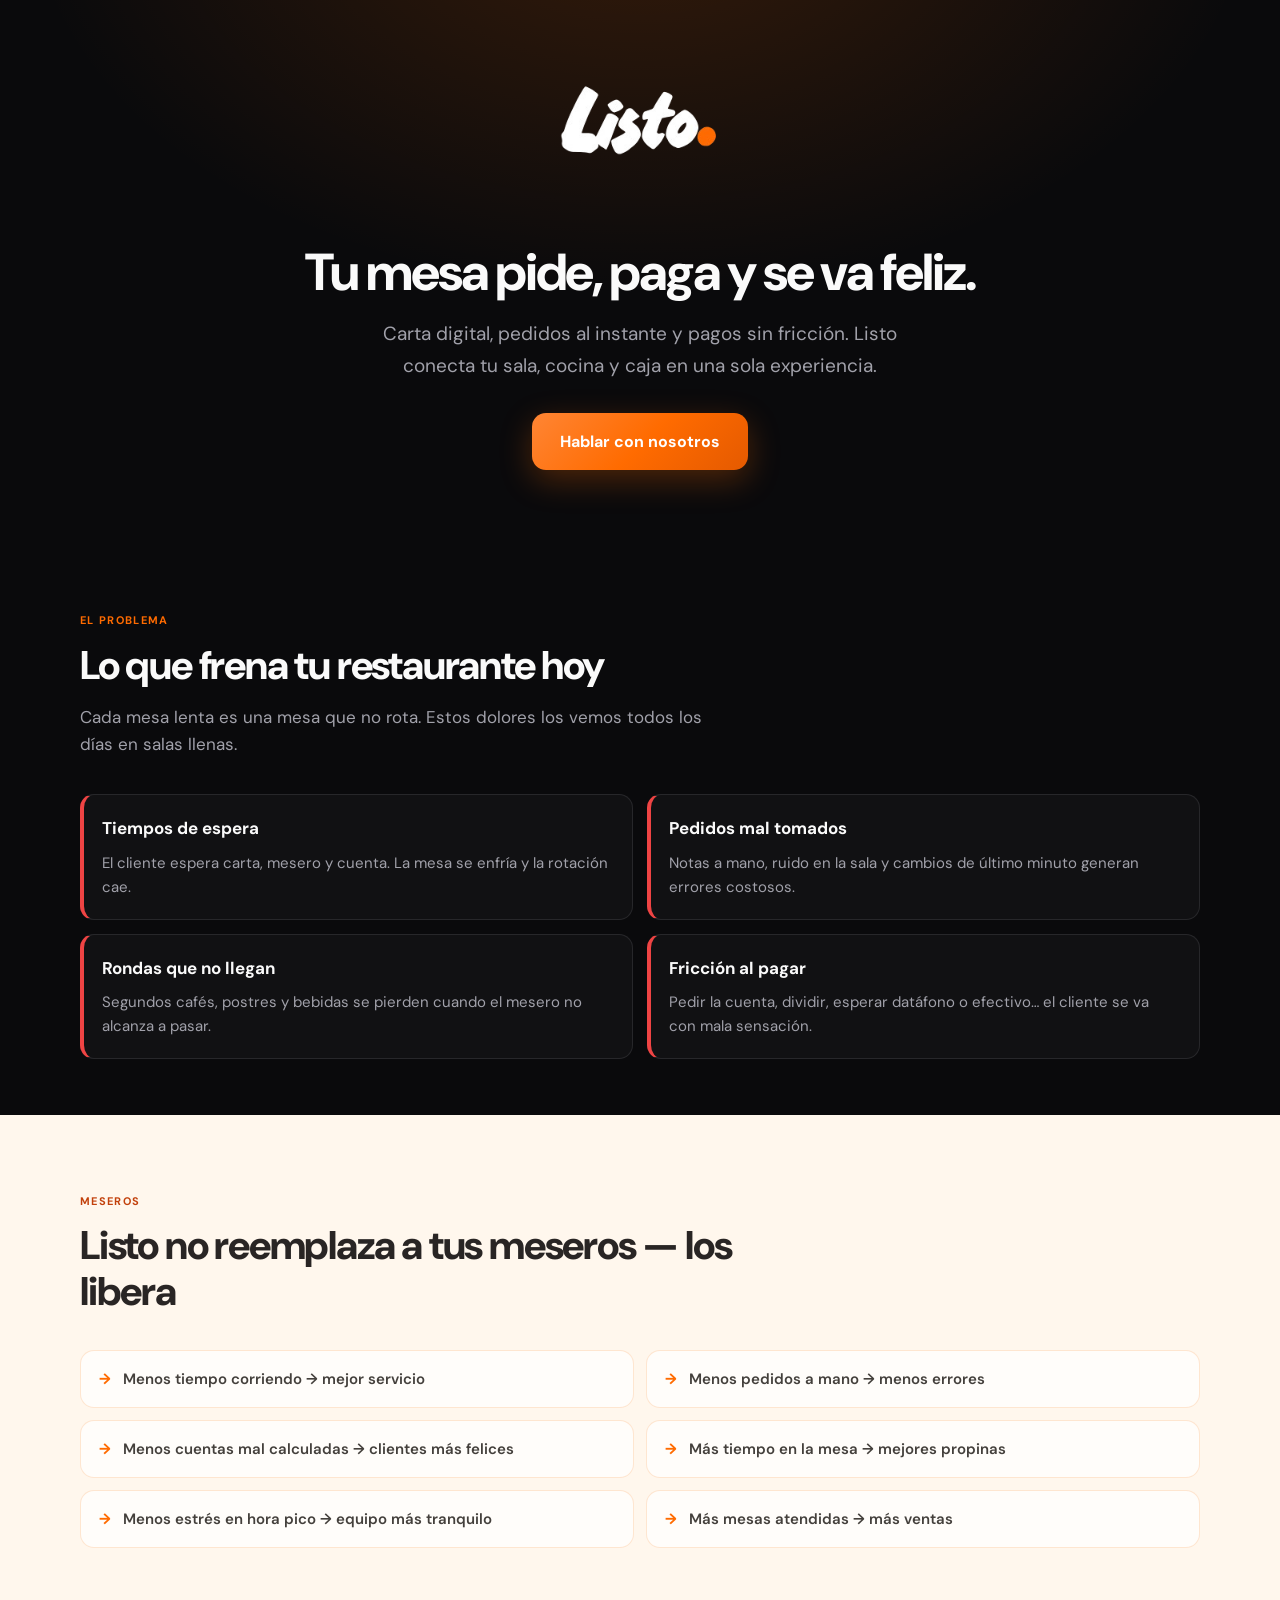
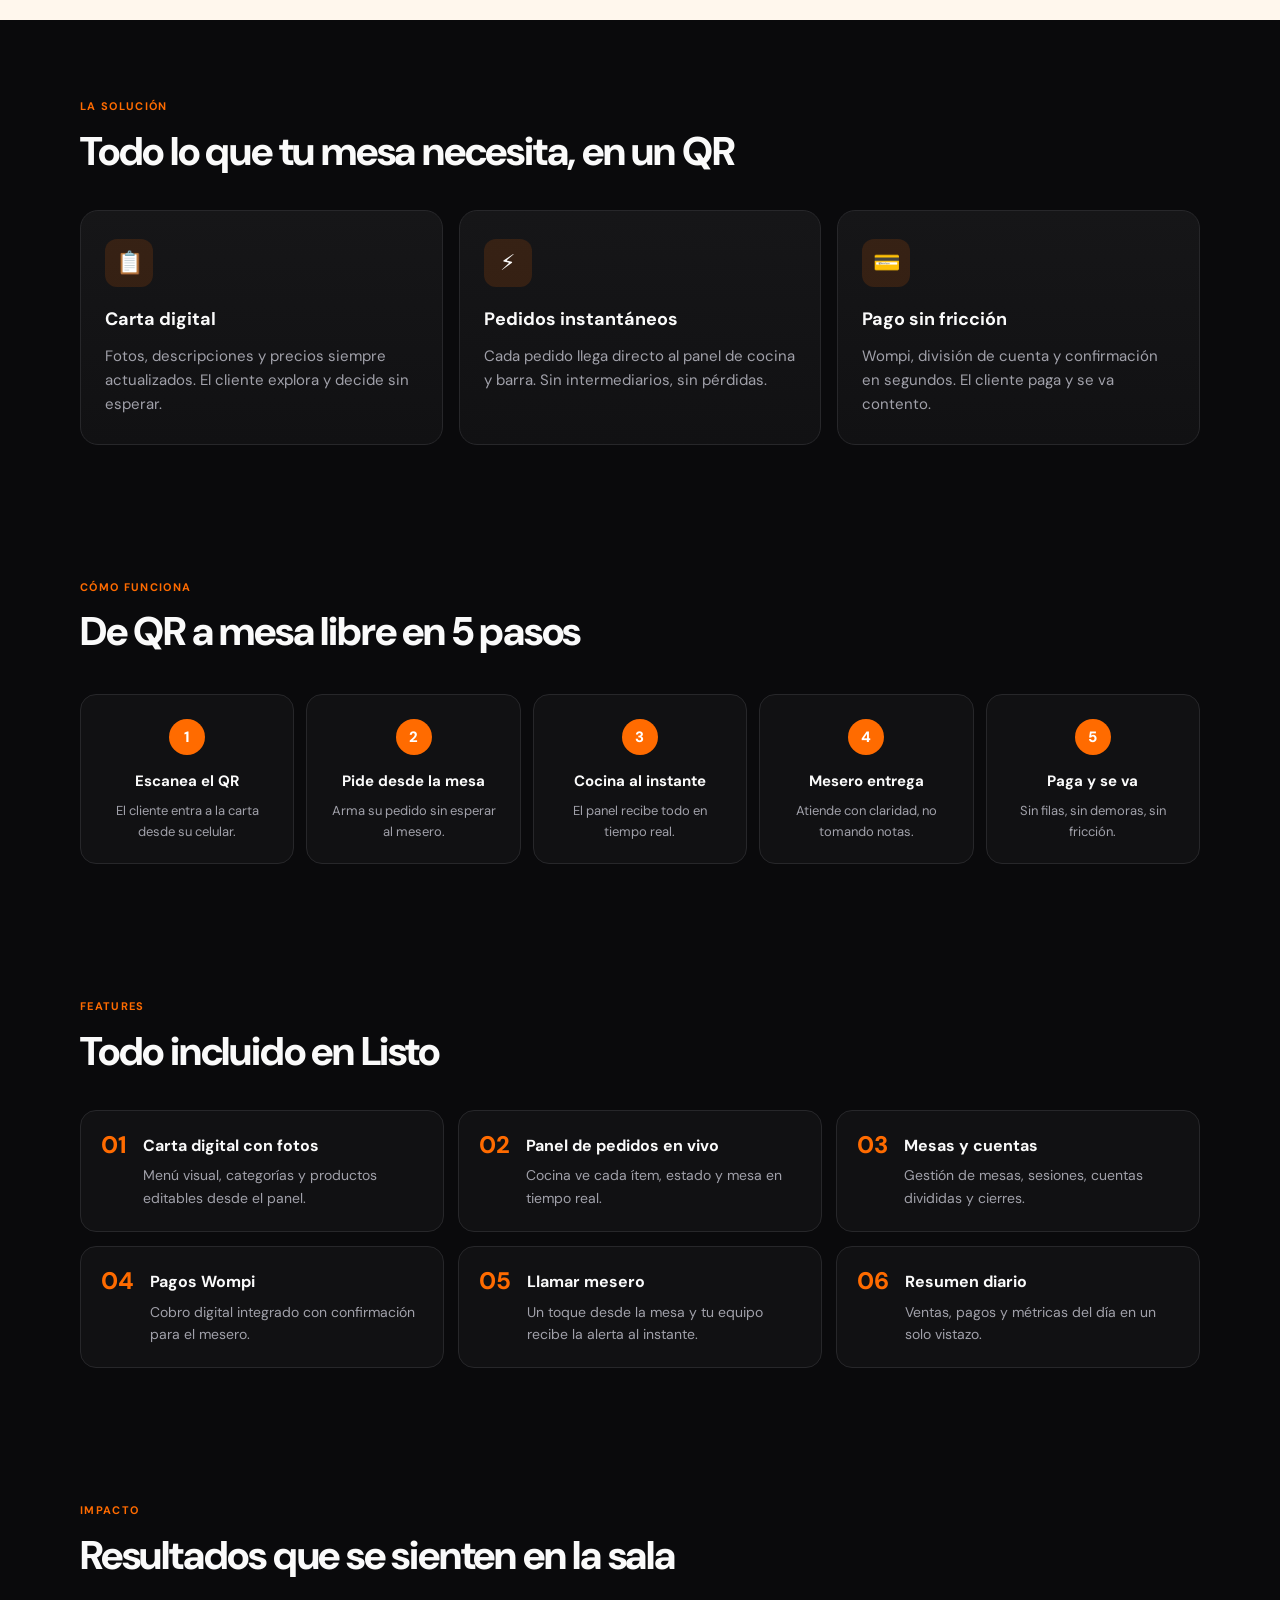
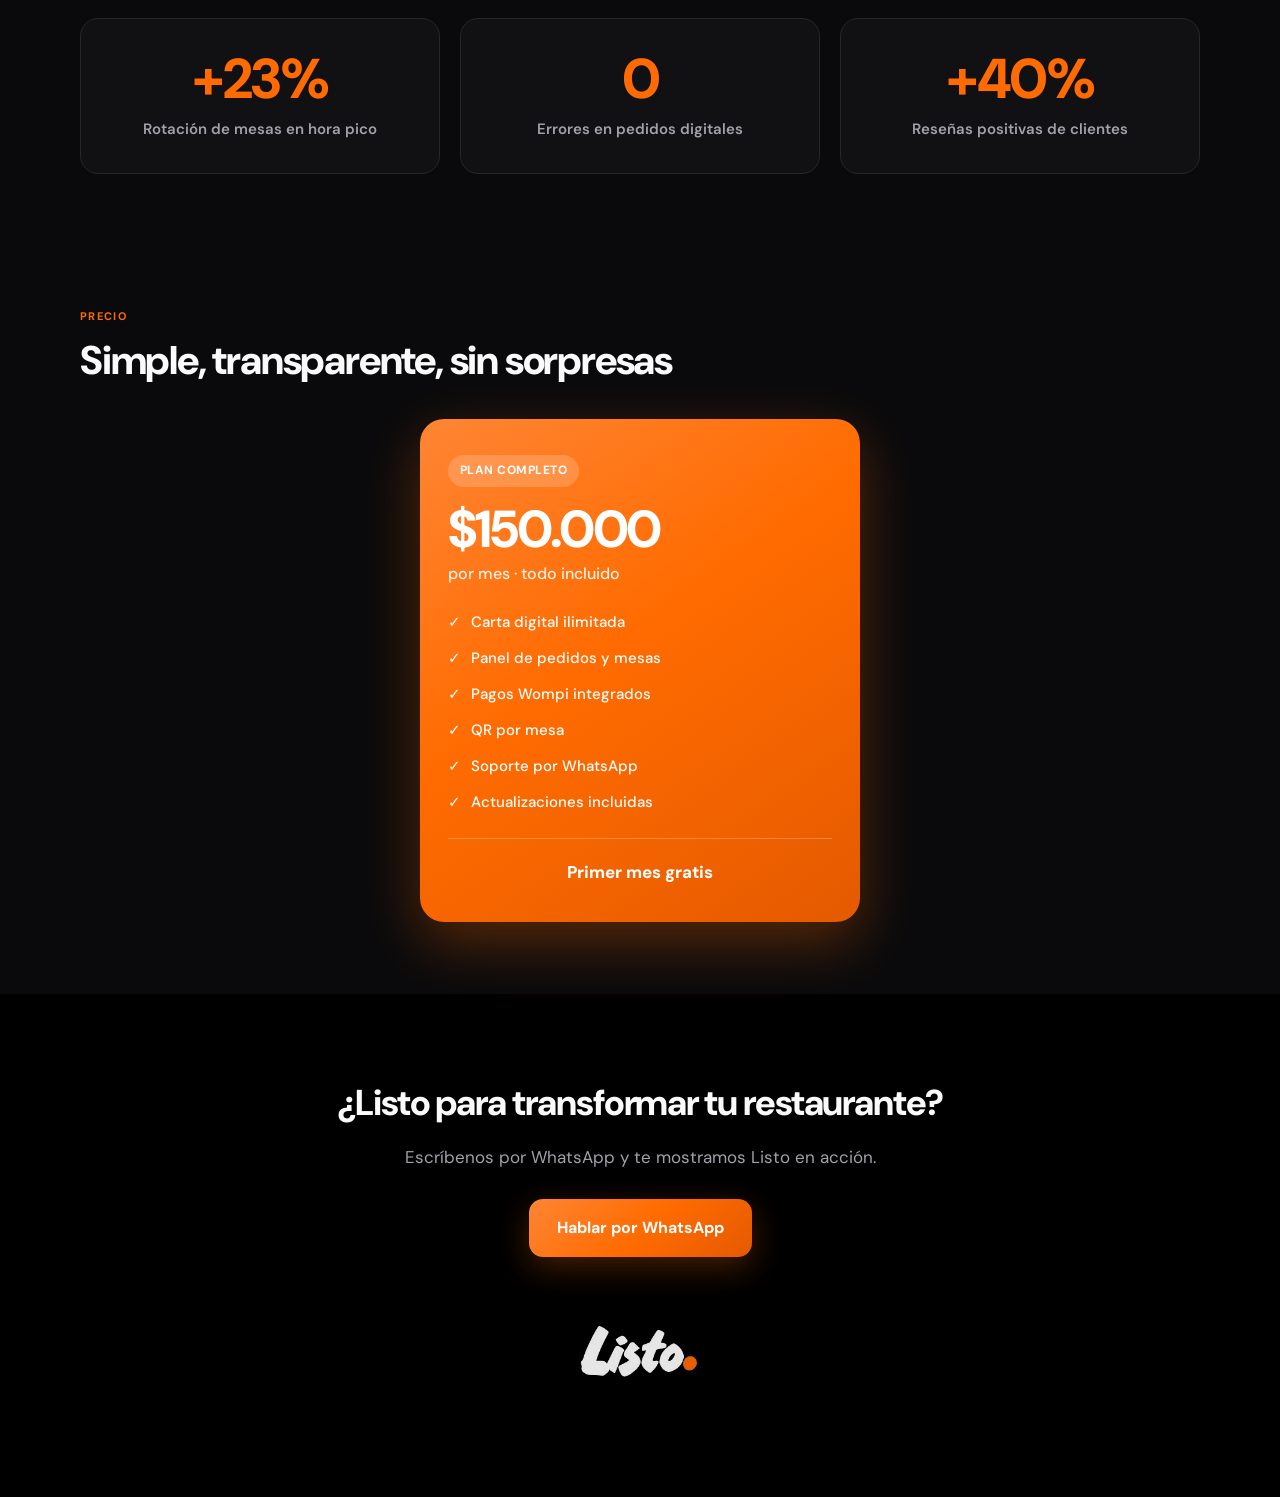
<file: index.html>
<!DOCTYPE html>
<html lang="es">
<head>
  <meta charset="UTF-8">
  <meta name="viewport" content="width=device-width, initial-scale=1.0">
  <meta http-equiv="refresh" content="0;url=/home-listo.html">
  <title>Listo · Redirigiendo…</title>
  <script>window.location.replace('/home-listo.html');</script>
</head>
<body>
  <p><a href="/home-listo.html">Ir a Listo</a></p>
</body>
</html>
</file>
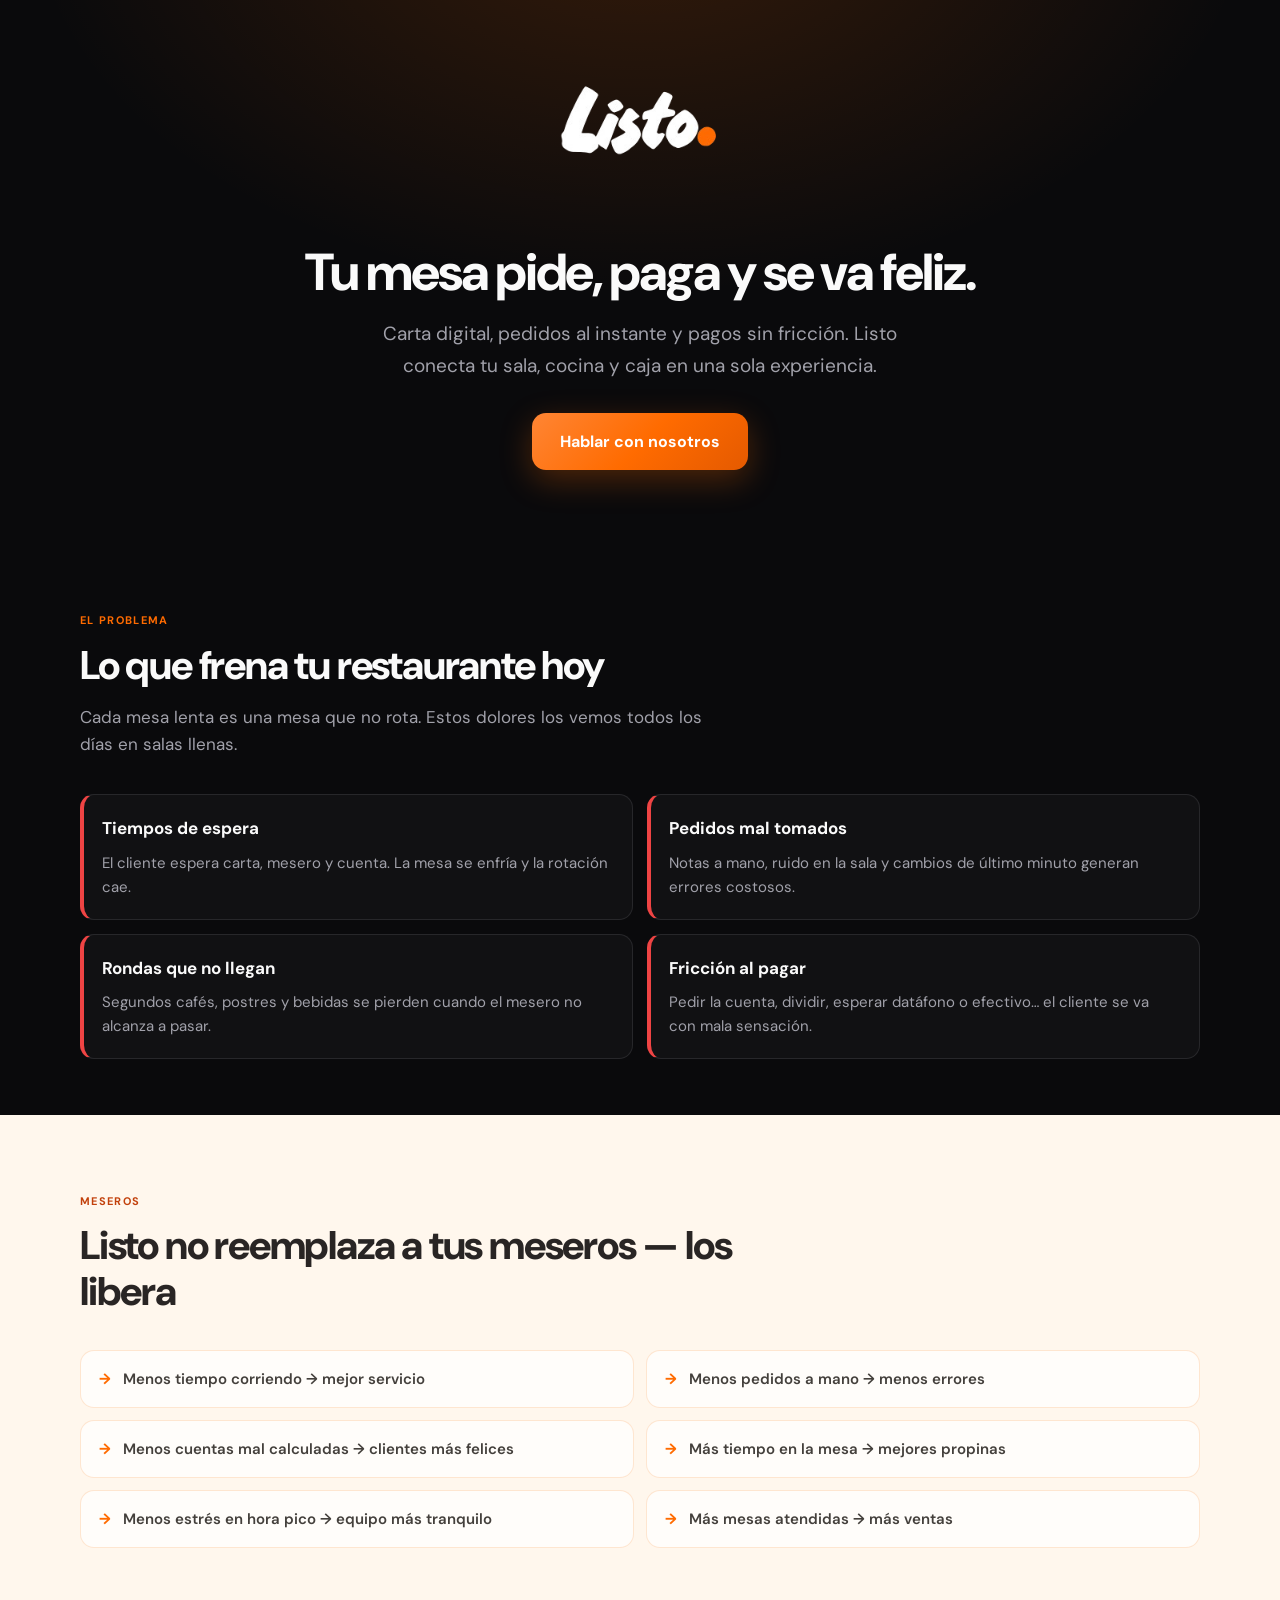
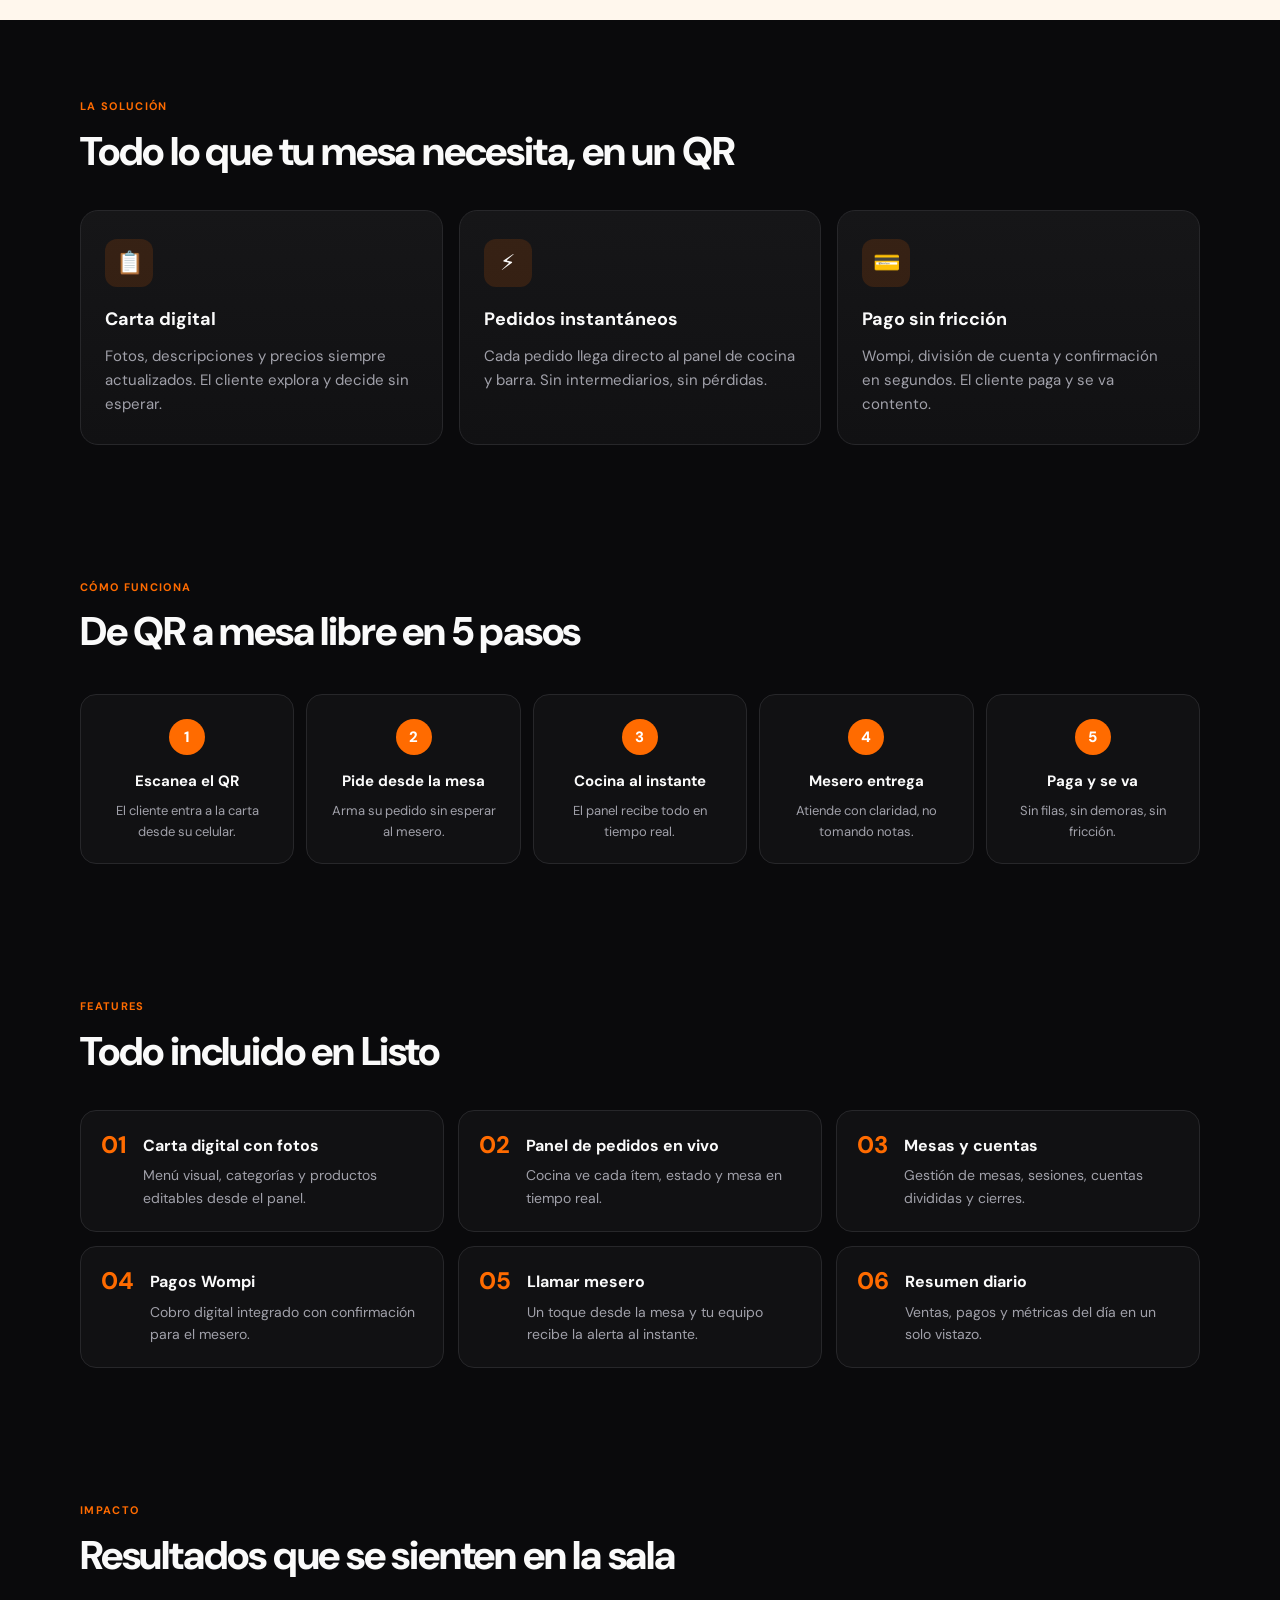
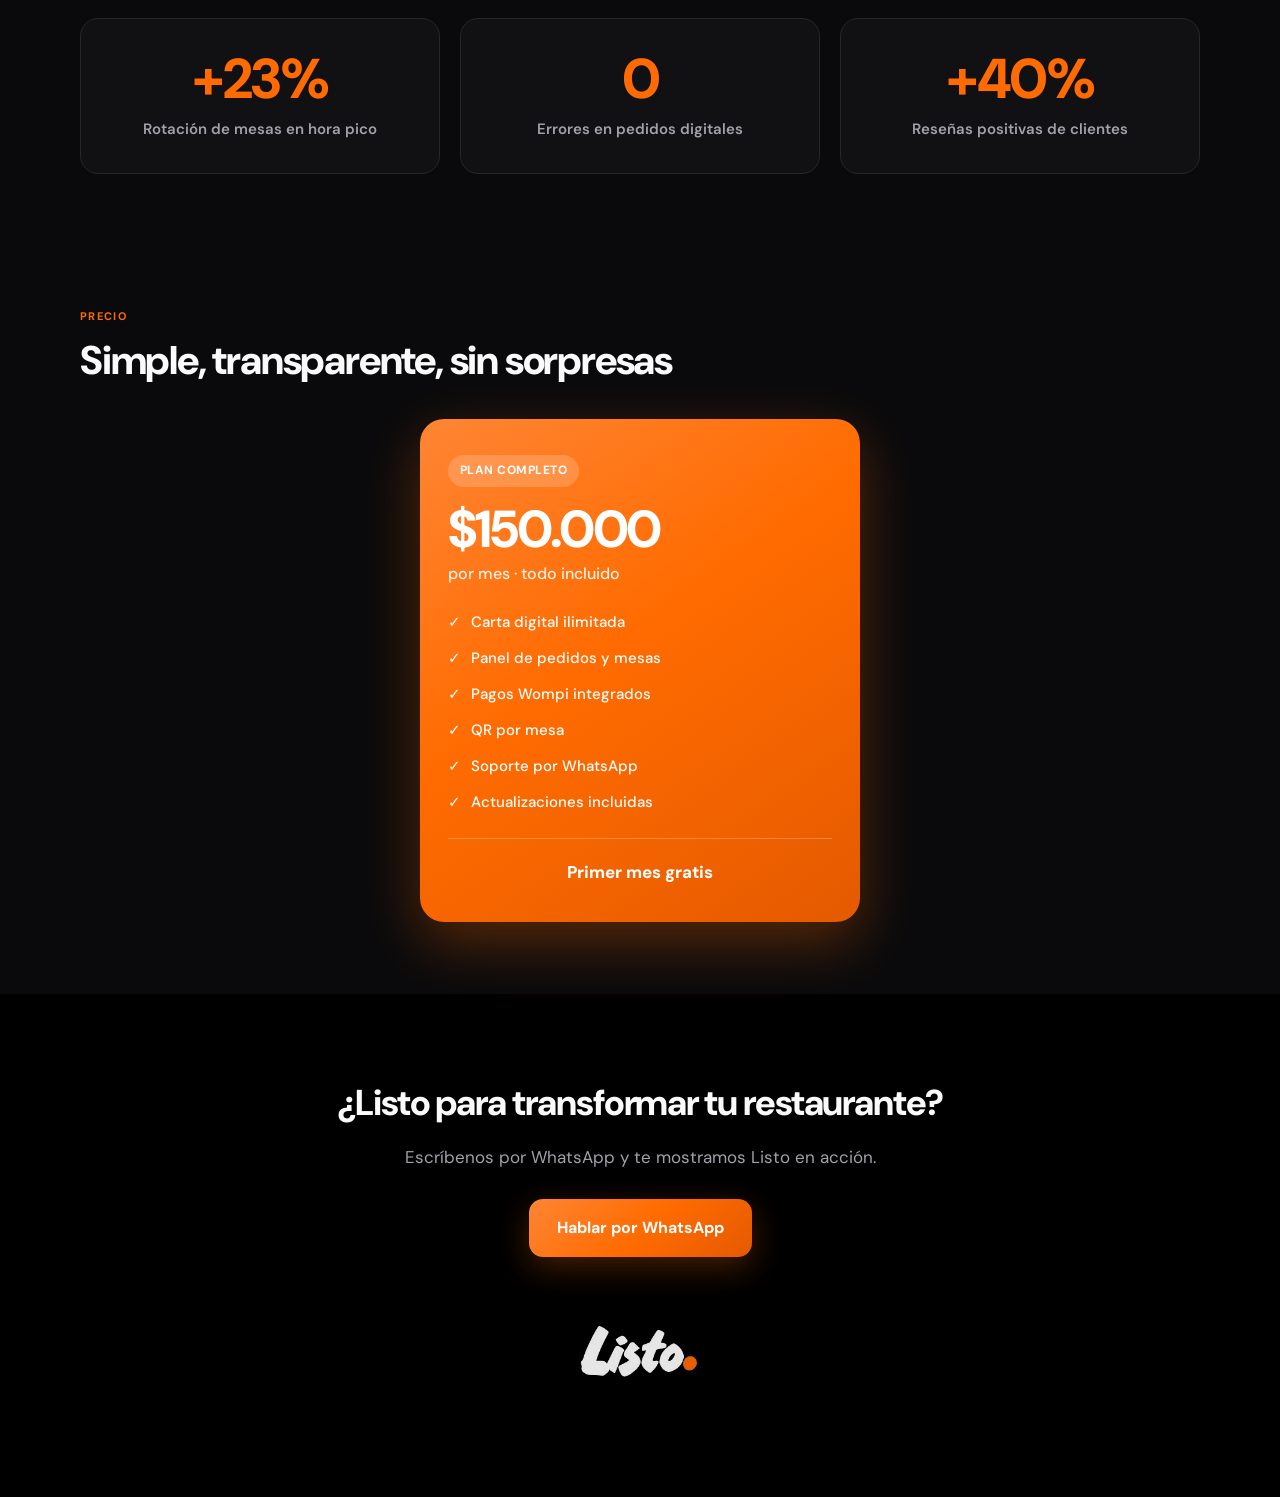
<file: home-listo.html>
<!DOCTYPE html>
<html lang="es">
<head>
  <meta charset="UTF-8">
  <meta name="viewport" content="width=device-width, initial-scale=1.0, viewport-fit=cover">
  <meta name="theme-color" content="#0a0a0c">
  <meta name="description" content="Listo — Carta digital, pedidos al instante y pagos sin fricción para restaurantes en Colombia.">
  <title>Listo · Tecnología para restaurantes</title>
  <link rel="preconnect" href="https://fonts.googleapis.com">
  <link rel="preconnect" href="https://fonts.gstatic.com" crossorigin>
  <link href="https://fonts.googleapis.com/css2?family=DM+Sans:ital,opsz,wght@0,9..40,400;0,9..40,500;0,9..40,600;0,9..40,700;0,9..40,800&display=swap" rel="stylesheet">
  <style>
    :root {
      --bg: #0a0a0c;
      --bg-elevated: #111113;
      --bg-card: #161618;
      --orange: #ff6b00;
      --orange-soft: rgba(255, 107, 0, 0.14);
      --text: #fafafa;
      --text-muted: #a1a1aa;
      --text-dim: #71717a;
      --border: #27272a;
      --red: #ef4444;
      --warm-bg: #fff7ed;
      --warm-text: #431407;
      --container: min(1120px, calc(100% - 40px));
      --font: 'DM Sans', system-ui, -apple-system, sans-serif;
    }

    *,
    *::before,
    *::after {
      box-sizing: border-box;
    }

    html {
      scroll-behavior: smooth;
      -webkit-text-size-adjust: 100%;
    }

    body {
      margin: 0;
      font-family: var(--font);
      font-size: 16px;
      line-height: 1.6;
      color: var(--text);
      background: var(--bg);
      -webkit-font-smoothing: antialiased;
    }

    img {
      max-width: 100%;
      height: auto;
      display: block;
    }

    a {
      color: inherit;
    }

    .container {
      width: var(--container);
      margin-inline: auto;
    }

    .section {
      padding: 72px 0;
    }

    .section--tight {
      padding: 56px 0;
    }

    .section-label {
      display: inline-block;
      margin-bottom: 12px;
      font-size: 0.6875rem;
      font-weight: 700;
      letter-spacing: 0.12em;
      text-transform: uppercase;
      color: var(--orange);
    }

    .section-title {
      margin: 0 0 16px;
      font-size: clamp(1.75rem, 5vw, 2.5rem);
      font-weight: 800;
      letter-spacing: -0.03em;
      line-height: 1.15;
    }

    .section-lead {
      margin: 0;
      max-width: 640px;
      font-size: 1.0625rem;
      color: var(--text-muted);
    }

    .btn {
      display: inline-flex;
      align-items: center;
      justify-content: center;
      gap: 10px;
      padding: 16px 28px;
      border: none;
      border-radius: 14px;
      font: inherit;
      font-size: 1rem;
      font-weight: 700;
      text-decoration: none;
      cursor: pointer;
      transition: transform 0.15s ease, box-shadow 0.15s ease;
    }

    .btn--primary {
      color: #fff;
      background: linear-gradient(135deg, #ff8534 0%, var(--orange) 52%, #e55a00 100%);
      box-shadow: 0 10px 32px rgba(255, 107, 0, 0.28);
    }

    .btn--primary:hover,
    .btn--primary:focus-visible {
      transform: translateY(-2px);
      box-shadow: 0 14px 36px rgba(255, 107, 0, 0.36);
      outline: none;
    }

    .reveal {
      opacity: 0;
      transform: translateY(28px);
      transition:
        opacity 0.65s cubic-bezier(0.22, 1, 0.36, 1),
        transform 0.65s cubic-bezier(0.22, 1, 0.36, 1);
    }

    .reveal.is-visible {
      opacity: 1;
      transform: translateY(0);
    }

    .reveal-delay-1 { transition-delay: 0.08s; }
    .reveal-delay-2 { transition-delay: 0.16s; }
    .reveal-delay-3 { transition-delay: 0.24s; }
    .reveal-delay-4 { transition-delay: 0.32s; }

    /* Hero */
    .hero {
      position: relative;
      padding: 48px 0 80px;
      overflow: hidden;
    }

    .hero::before {
      content: '';
      position: absolute;
      inset: -20% 0 auto;
      height: 420px;
      background: radial-gradient(ellipse at 50% 0%, rgba(255, 107, 0, 0.18) 0%, transparent 68%);
      pointer-events: none;
    }

    .hero__inner {
      position: relative;
      display: flex;
      flex-direction: column;
      align-items: center;
      text-align: center;
    }

    .hero__logo {
      width: min(160px, 44vw);
      margin-bottom: 36px;
    }

    .hero__title {
      margin: 0 0 18px;
      max-width: 720px;
      font-size: clamp(2rem, 7vw, 3.25rem);
      font-weight: 800;
      letter-spacing: -0.04em;
      line-height: 1.08;
    }

    .hero__subtitle {
      margin: 0 0 32px;
      max-width: 560px;
      font-size: clamp(1rem, 2.8vw, 1.1875rem);
      color: var(--text-muted);
      line-height: 1.65;
    }

    /* Problem */
    .problem-grid {
      display: grid;
      grid-template-columns: 1fr;
      gap: 14px;
      margin-top: 36px;
    }

    @media (min-width: 640px) {
      .problem-grid {
        grid-template-columns: repeat(2, 1fr);
      }
    }

    .problem-card {
      padding: 20px 20px 20px 18px;
      border-radius: 14px;
      border: 1px solid var(--border);
      border-left: 4px solid var(--red);
      background: var(--bg-elevated);
    }

    .problem-card__title {
      margin: 0 0 8px;
      font-size: 1.0625rem;
      font-weight: 700;
    }

    .problem-card__text {
      margin: 0;
      font-size: 0.9375rem;
      color: var(--text-muted);
    }

    /* Meseros */
    .meseros {
      background: var(--warm-bg);
      color: var(--warm-text);
    }

    .meseros .section-label {
      color: #c2410c;
    }

    .meseros .section-title {
      color: #292524;
      max-width: 720px;
    }

    .meseros-list {
      list-style: none;
      margin: 36px 0 0;
      padding: 0;
      display: grid;
      gap: 12px;
    }

    @media (min-width: 768px) {
      .meseros-list {
        grid-template-columns: repeat(2, 1fr);
      }
    }

    .meseros-list__item {
      display: flex;
      align-items: center;
      gap: 12px;
      padding: 16px 18px;
      border-radius: 14px;
      background: rgba(255, 255, 255, 0.72);
      border: 1px solid rgba(251, 146, 60, 0.22);
      font-size: 0.9375rem;
      font-weight: 600;
      color: #44403c;
    }

    .meseros-list__arrow {
      flex-shrink: 0;
      color: var(--orange);
      font-weight: 800;
    }

    /* Solution */
    .solution-grid {
      display: grid;
      gap: 16px;
      margin-top: 36px;
    }

    @media (min-width: 768px) {
      .solution-grid {
        grid-template-columns: repeat(3, 1fr);
      }
    }

    .solution-card {
      padding: 28px 24px;
      border-radius: 18px;
      border: 1px solid var(--border);
      background: linear-gradient(180deg, var(--bg-card) 0%, var(--bg-elevated) 100%);
    }

    .solution-card__icon {
      display: flex;
      align-items: center;
      justify-content: center;
      width: 48px;
      height: 48px;
      margin-bottom: 18px;
      border-radius: 12px;
      background: var(--orange-soft);
      font-size: 1.375rem;
    }

    .solution-card__title {
      margin: 0 0 10px;
      font-size: 1.125rem;
      font-weight: 700;
    }

    .solution-card__text {
      margin: 0;
      font-size: 0.9375rem;
      color: var(--text-muted);
    }

    /* Flow */
    .flow-list {
      list-style: none;
      margin: 40px 0 0;
      padding: 0;
      display: grid;
      gap: 16px;
    }

    @media (min-width: 768px) {
      .flow-list {
        grid-template-columns: repeat(5, 1fr);
        gap: 12px;
      }
    }

    .flow-step {
      position: relative;
      padding: 24px 18px 20px;
      border-radius: 16px;
      border: 1px solid var(--border);
      background: var(--bg-elevated);
      text-align: center;
    }

    .flow-step__num {
      display: inline-flex;
      align-items: center;
      justify-content: center;
      width: 36px;
      height: 36px;
      margin-bottom: 14px;
      border-radius: 50%;
      font-size: 0.9375rem;
      font-weight: 800;
      color: #fff;
      background: var(--orange);
    }

    .flow-step__title {
      margin: 0 0 8px;
      font-size: 0.9375rem;
      font-weight: 700;
    }

    .flow-step__text {
      margin: 0;
      font-size: 0.8125rem;
      color: var(--text-muted);
    }

    /* Features */
    .features-grid {
      display: grid;
      gap: 14px;
      margin-top: 36px;
    }

    @media (min-width: 640px) {
      .features-grid {
        grid-template-columns: repeat(2, 1fr);
      }
    }

    @media (min-width: 960px) {
      .features-grid {
        grid-template-columns: repeat(3, 1fr);
      }
    }

    .feature-card {
      display: flex;
      gap: 16px;
      padding: 22px 20px;
      border-radius: 16px;
      border: 1px solid var(--border);
      background: var(--bg-elevated);
    }

    .feature-card__num {
      flex-shrink: 0;
      font-size: 1.5rem;
      font-weight: 800;
      line-height: 1;
      color: var(--orange);
    }

    .feature-card__title {
      margin: 0 0 6px;
      font-size: 1rem;
      font-weight: 700;
    }

    .feature-card__text {
      margin: 0;
      font-size: 0.875rem;
      color: var(--text-muted);
    }

    /* Impact */
    .impact-grid {
      display: grid;
      gap: 20px;
      margin-top: 40px;
    }

    @media (min-width: 768px) {
      .impact-grid {
        grid-template-columns: repeat(3, 1fr);
      }
    }

    .impact-stat {
      padding: 32px 24px;
      border-radius: 18px;
      border: 1px solid var(--border);
      background: var(--bg-elevated);
      text-align: center;
    }

    .impact-stat__value {
      display: block;
      margin-bottom: 10px;
      font-size: clamp(2.5rem, 8vw, 3.5rem);
      font-weight: 800;
      letter-spacing: -0.04em;
      line-height: 1;
      color: var(--orange);
    }

    .impact-stat__label {
      margin: 0;
      font-size: 0.9375rem;
      font-weight: 600;
      color: var(--text-muted);
    }

    /* Pricing */
    .pricing-wrap {
      display: flex;
      justify-content: center;
      margin-top: 36px;
    }

    .pricing-card {
      width: 100%;
      max-width: 440px;
      padding: 36px 28px;
      border-radius: 24px;
      color: #fff;
      background: linear-gradient(145deg, #ff8534 0%, var(--orange) 45%, #e55a00 100%);
      box-shadow: 0 20px 60px rgba(255, 107, 0, 0.32);
    }

    .pricing-card__badge {
      display: inline-block;
      margin-bottom: 16px;
      padding: 6px 12px;
      border-radius: 999px;
      font-size: 0.75rem;
      font-weight: 700;
      letter-spacing: 0.04em;
      text-transform: uppercase;
      background: rgba(255, 255, 255, 0.18);
    }

    .pricing-card__price {
      margin: 0 0 6px;
      font-size: clamp(2.5rem, 8vw, 3.25rem);
      font-weight: 800;
      letter-spacing: -0.04em;
      line-height: 1;
    }

    .pricing-card__period {
      margin: 0 0 24px;
      font-size: 1rem;
      font-weight: 500;
      opacity: 0.9;
    }

    .pricing-card__list {
      list-style: none;
      margin: 0 0 24px;
      padding: 0;
      display: grid;
      gap: 12px;
    }

    .pricing-card__list li {
      display: flex;
      align-items: flex-start;
      gap: 10px;
      font-size: 0.9375rem;
      font-weight: 500;
    }

    .pricing-card__list li::before {
      content: '✓';
      flex-shrink: 0;
      font-weight: 800;
    }

    .pricing-card__trial {
      margin: 0;
      padding-top: 20px;
      border-top: 1px solid rgba(255, 255, 255, 0.25);
      font-size: 1.0625rem;
      font-weight: 800;
      text-align: center;
    }

    /* CTA */
    .cta {
      padding: 80px 0;
      background: #000;
      text-align: center;
    }

    .cta__title {
      margin: 0 0 12px;
      font-size: clamp(1.75rem, 5vw, 2.25rem);
      font-weight: 800;
      letter-spacing: -0.03em;
    }

    .cta__text {
      margin: 0 0 28px;
      color: var(--text-muted);
      font-size: 1.0625rem;
    }

    .cta__logo {
      width: min(120px, 36vw);
      margin: 40px auto 0;
      opacity: 0.9;
    }
  </style>
</head>
<body>
  <!-- 1. Hero -->
  <section class="hero section" id="inicio">
    <div class="container hero__inner reveal">
      <img class="hero__logo" src="/Listo.__1_-removebg-preview.png" alt="Listo" width="160" height="56">
      <h1 class="hero__title">Tu mesa pide, paga y se va feliz.</h1>
      <p class="hero__subtitle">
        Carta digital, pedidos al instante y pagos sin fricción. Listo conecta tu sala, cocina y caja en una sola experiencia.
      </p>
      <a
        class="btn btn--primary"
        href="https://wa.me/573165398821"
        target="_blank"
        rel="noopener noreferrer"
      >
        Hablar con nosotros
      </a>
    </div>
  </section>

  <!-- 2. El problema -->
  <section class="section section--tight" id="problema">
    <div class="container">
      <span class="section-label reveal">El problema</span>
      <h2 class="section-title reveal reveal-delay-1">Lo que frena tu restaurante hoy</h2>
      <p class="section-lead reveal reveal-delay-2">
        Cada mesa lenta es una mesa que no rota. Estos dolores los vemos todos los días en salas llenas.
      </p>
      <div class="problem-grid">
        <article class="problem-card reveal">
          <h3 class="problem-card__title">Tiempos de espera</h3>
          <p class="problem-card__text">El cliente espera carta, mesero y cuenta. La mesa se enfría y la rotación cae.</p>
        </article>
        <article class="problem-card reveal reveal-delay-1">
          <h3 class="problem-card__title">Pedidos mal tomados</h3>
          <p class="problem-card__text">Notas a mano, ruido en la sala y cambios de último minuto generan errores costosos.</p>
        </article>
        <article class="problem-card reveal reveal-delay-2">
          <h3 class="problem-card__title">Rondas que no llegan</h3>
          <p class="problem-card__text">Segundos cafés, postres y bebidas se pierden cuando el mesero no alcanza a pasar.</p>
        </article>
        <article class="problem-card reveal reveal-delay-3">
          <h3 class="problem-card__title">Fricción al pagar</h3>
          <p class="problem-card__text">Pedir la cuenta, dividir, esperar datáfono o efectivo… el cliente se va con mala sensación.</p>
        </article>
      </div>
    </div>
  </section>

  <!-- 3. Meseros -->
  <section class="section meseros" id="meseros">
    <div class="container">
      <span class="section-label reveal">Meseros</span>
      <h2 class="section-title reveal reveal-delay-1">Listo no reemplaza a tus meseros — los libera</h2>
      <ul class="meseros-list">
        <li class="meseros-list__item reveal">
          <span class="meseros-list__arrow" aria-hidden="true">→</span>
          Menos tiempo corriendo → mejor servicio
        </li>
        <li class="meseros-list__item reveal reveal-delay-1">
          <span class="meseros-list__arrow" aria-hidden="true">→</span>
          Menos pedidos a mano → menos errores
        </li>
        <li class="meseros-list__item reveal reveal-delay-2">
          <span class="meseros-list__arrow" aria-hidden="true">→</span>
          Menos cuentas mal calculadas → clientes más felices
        </li>
        <li class="meseros-list__item reveal reveal-delay-3">
          <span class="meseros-list__arrow" aria-hidden="true">→</span>
          Más tiempo en la mesa → mejores propinas
        </li>
        <li class="meseros-list__item reveal reveal-delay-1">
          <span class="meseros-list__arrow" aria-hidden="true">→</span>
          Menos estrés en hora pico → equipo más tranquilo
        </li>
        <li class="meseros-list__item reveal reveal-delay-2">
          <span class="meseros-list__arrow" aria-hidden="true">→</span>
          Más mesas atendidas → más ventas
        </li>
      </ul>
    </div>
  </section>

  <!-- 4. Solución -->
  <section class="section" id="solucion">
    <div class="container">
      <span class="section-label reveal">La solución</span>
      <h2 class="section-title reveal reveal-delay-1">Todo lo que tu mesa necesita, en un QR</h2>
      <div class="solution-grid">
        <article class="solution-card reveal">
          <div class="solution-card__icon" aria-hidden="true">📋</div>
          <h3 class="solution-card__title">Carta digital</h3>
          <p class="solution-card__text">Fotos, descripciones y precios siempre actualizados. El cliente explora y decide sin esperar.</p>
        </article>
        <article class="solution-card reveal reveal-delay-1">
          <div class="solution-card__icon" aria-hidden="true">⚡</div>
          <h3 class="solution-card__title">Pedidos instantáneos</h3>
          <p class="solution-card__text">Cada pedido llega directo al panel de cocina y barra. Sin intermediarios, sin pérdidas.</p>
        </article>
        <article class="solution-card reveal reveal-delay-2">
          <div class="solution-card__icon" aria-hidden="true">💳</div>
          <h3 class="solution-card__title">Pago sin fricción</h3>
          <p class="solution-card__text">Wompi, división de cuenta y confirmación en segundos. El cliente paga y se va contento.</p>
        </article>
      </div>
    </div>
  </section>

  <!-- 5. Flujo -->
  <section class="section section--tight" id="flujo">
    <div class="container">
      <span class="section-label reveal">Cómo funciona</span>
      <h2 class="section-title reveal reveal-delay-1">De QR a mesa libre en 5 pasos</h2>
      <ol class="flow-list">
        <li class="flow-step reveal">
          <span class="flow-step__num">1</span>
          <h3 class="flow-step__title">Escanea el QR</h3>
          <p class="flow-step__text">El cliente entra a la carta desde su celular.</p>
        </li>
        <li class="flow-step reveal reveal-delay-1">
          <span class="flow-step__num">2</span>
          <h3 class="flow-step__title">Pide desde la mesa</h3>
          <p class="flow-step__text">Arma su pedido sin esperar al mesero.</p>
        </li>
        <li class="flow-step reveal reveal-delay-2">
          <span class="flow-step__num">3</span>
          <h3 class="flow-step__title">Cocina al instante</h3>
          <p class="flow-step__text">El panel recibe todo en tiempo real.</p>
        </li>
        <li class="flow-step reveal reveal-delay-3">
          <span class="flow-step__num">4</span>
          <h3 class="flow-step__title">Mesero entrega</h3>
          <p class="flow-step__text">Atiende con claridad, no tomando notas.</p>
        </li>
        <li class="flow-step reveal reveal-delay-4">
          <span class="flow-step__num">5</span>
          <h3 class="flow-step__title">Paga y se va</h3>
          <p class="flow-step__text">Sin filas, sin demoras, sin fricción.</p>
        </li>
      </ol>
    </div>
  </section>

  <!-- 6. Features -->
  <section class="section" id="features">
    <div class="container">
      <span class="section-label reveal">Features</span>
      <h2 class="section-title reveal reveal-delay-1">Todo incluido en Listo</h2>
      <div class="features-grid">
        <article class="feature-card reveal">
          <span class="feature-card__num">01</span>
          <div>
            <h3 class="feature-card__title">Carta digital con fotos</h3>
            <p class="feature-card__text">Menú visual, categorías y productos editables desde el panel.</p>
          </div>
        </article>
        <article class="feature-card reveal reveal-delay-1">
          <span class="feature-card__num">02</span>
          <div>
            <h3 class="feature-card__title">Panel de pedidos en vivo</h3>
            <p class="feature-card__text">Cocina ve cada ítem, estado y mesa en tiempo real.</p>
          </div>
        </article>
        <article class="feature-card reveal reveal-delay-2">
          <span class="feature-card__num">03</span>
          <div>
            <h3 class="feature-card__title">Mesas y cuentas</h3>
            <p class="feature-card__text">Gestión de mesas, sesiones, cuentas divididas y cierres.</p>
          </div>
        </article>
        <article class="feature-card reveal reveal-delay-1">
          <span class="feature-card__num">04</span>
          <div>
            <h3 class="feature-card__title">Pagos Wompi</h3>
            <p class="feature-card__text">Cobro digital integrado con confirmación para el mesero.</p>
          </div>
        </article>
        <article class="feature-card reveal reveal-delay-2">
          <span class="feature-card__num">05</span>
          <div>
            <h3 class="feature-card__title">Llamar mesero</h3>
            <p class="feature-card__text">Un toque desde la mesa y tu equipo recibe la alerta al instante.</p>
          </div>
        </article>
        <article class="feature-card reveal reveal-delay-3">
          <span class="feature-card__num">06</span>
          <div>
            <h3 class="feature-card__title">Resumen diario</h3>
            <p class="feature-card__text">Ventas, pagos y métricas del día en un solo vistazo.</p>
          </div>
        </article>
      </div>
    </div>
  </section>

  <!-- 7. Impacto -->
  <section class="section section--tight" id="impacto">
    <div class="container">
      <span class="section-label reveal">Impacto</span>
      <h2 class="section-title reveal reveal-delay-1">Resultados que se sienten en la sala</h2>
      <div class="impact-grid">
        <article class="impact-stat reveal">
          <span class="impact-stat__value">+23%</span>
          <p class="impact-stat__label">Rotación de mesas en hora pico</p>
        </article>
        <article class="impact-stat reveal reveal-delay-1">
          <span class="impact-stat__value">0</span>
          <p class="impact-stat__label">Errores en pedidos digitales</p>
        </article>
        <article class="impact-stat reveal reveal-delay-2">
          <span class="impact-stat__value">+40%</span>
          <p class="impact-stat__label">Reseñas positivas de clientes</p>
        </article>
      </div>
    </div>
  </section>

  <!-- 8. Precio -->
  <section class="section" id="precio">
    <div class="container">
      <span class="section-label reveal">Precio</span>
      <h2 class="section-title reveal reveal-delay-1">Simple, transparente, sin sorpresas</h2>
      <div class="pricing-wrap">
        <article class="pricing-card reveal reveal-delay-2">
          <span class="pricing-card__badge">Plan completo</span>
          <p class="pricing-card__price">$150.000</p>
          <p class="pricing-card__period">por mes · todo incluido</p>
          <ul class="pricing-card__list">
            <li>Carta digital ilimitada</li>
            <li>Panel de pedidos y mesas</li>
            <li>Pagos Wompi integrados</li>
            <li>QR por mesa</li>
            <li>Soporte por WhatsApp</li>
            <li>Actualizaciones incluidas</li>
          </ul>
          <p class="pricing-card__trial">Primer mes gratis</p>
        </article>
      </div>
    </div>
  </section>

  <!-- 9. CTA -->
  <section class="cta" id="contacto">
    <div class="container reveal">
      <h2 class="cta__title">¿Listo para transformar tu restaurante?</h2>
      <p class="cta__text">Escríbenos por WhatsApp y te mostramos Listo en acción.</p>
      <a
        class="btn btn--primary"
        href="https://wa.me/573165398821"
        target="_blank"
        rel="noopener noreferrer"
      >
        Hablar por WhatsApp
      </a>
      <img class="cta__logo" src="/Listo.__1_-removebg-preview.png" alt="Listo" width="120" height="42">
    </div>
  </section>

  <script>
    document.addEventListener('DOMContentLoaded', () => {
      const revealEls = document.querySelectorAll('.reveal');

      if (!('IntersectionObserver' in window)) {
        revealEls.forEach((el) => el.classList.add('is-visible'));
        return;
      }

      const observer = new IntersectionObserver(
        (entries) => {
          entries.forEach((entry) => {
            if (!entry.isIntersecting) return;
            entry.target.classList.add('is-visible');
            observer.unobserve(entry.target);
          });
        },
        {
          threshold: 0.12,
          rootMargin: '0px 0px -32px 0px',
        }
      );

      revealEls.forEach((el) => observer.observe(el));
    });
  </script>
</body>
</html>
</file>
